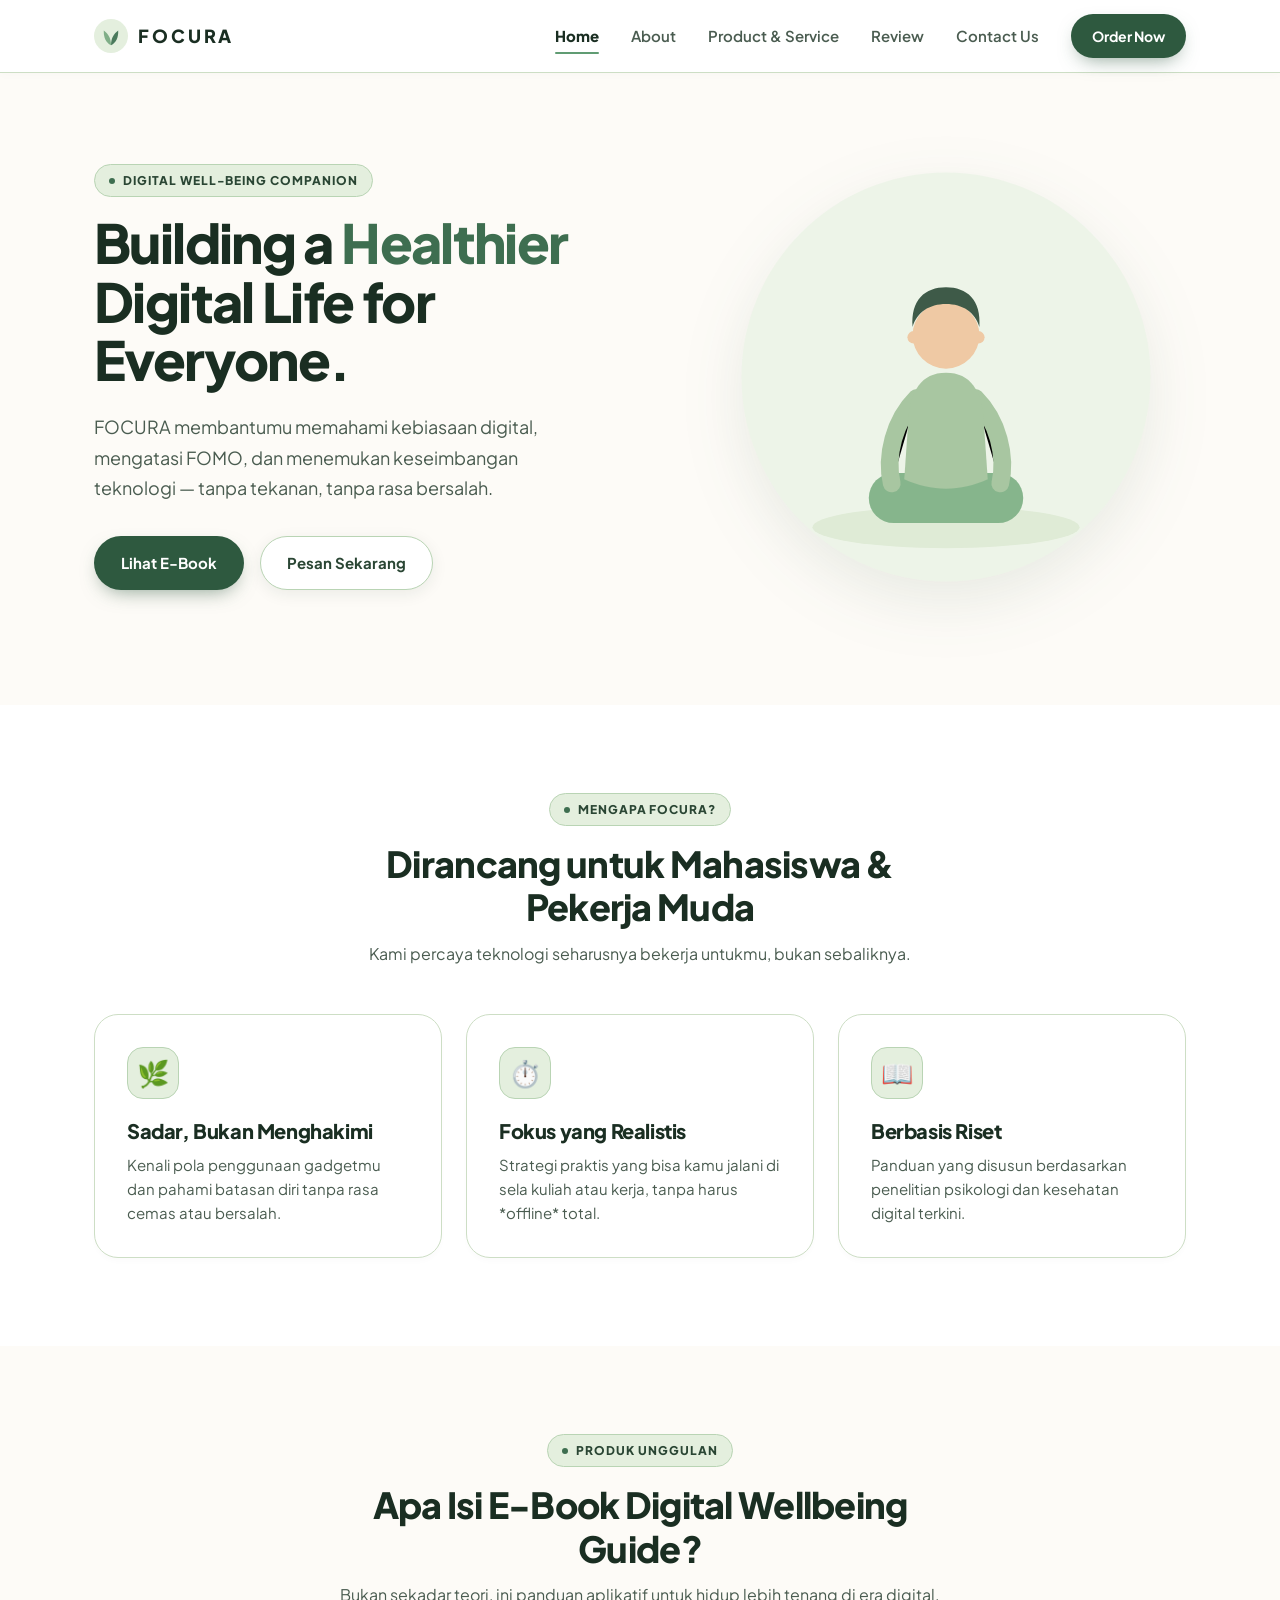
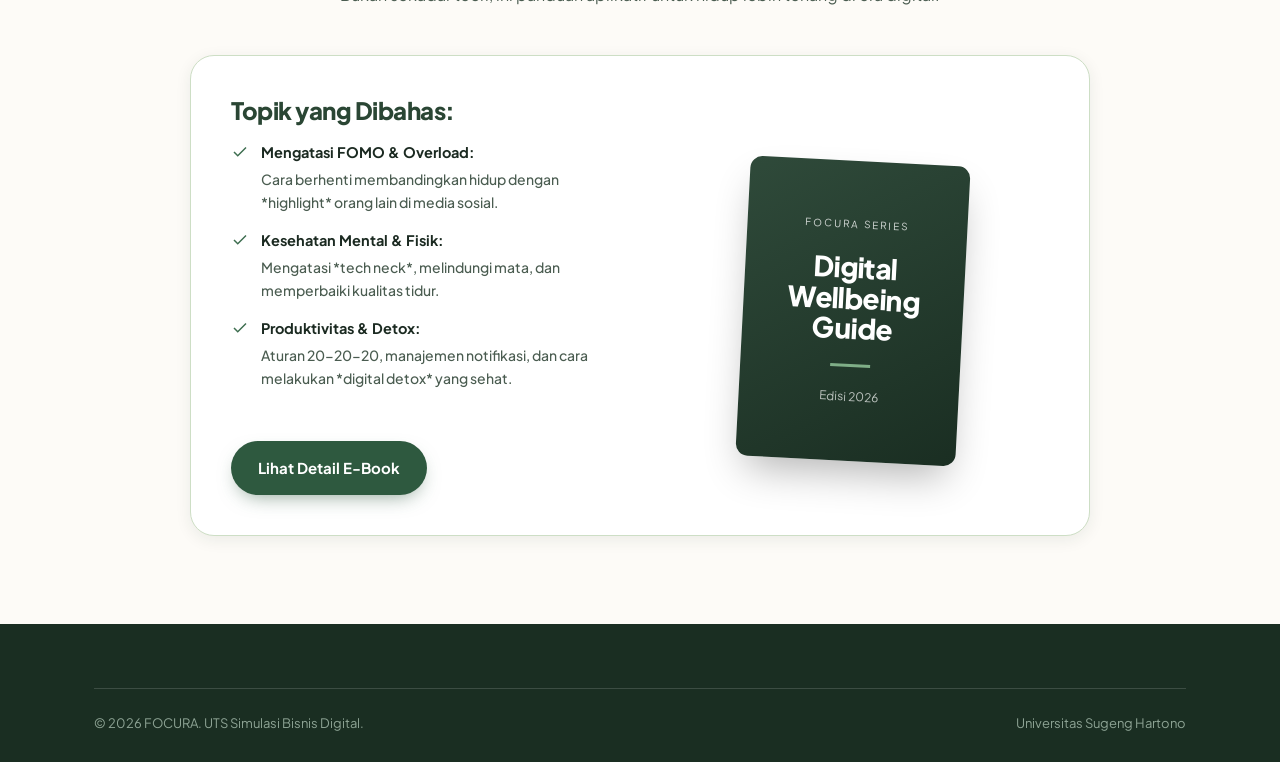
<file: index.html>
<!DOCTYPE html>
<html lang="id">
<head>
<meta charset="UTF-8">
<meta name="viewport" content="width=device-width, initial-scale=1.0">
<title>FOCURA — Home</title>
<link href="https://fonts.googleapis.com/css2?family=Plus+Jakarta+Sans:wght@400;500;600;700;800&display=swap" rel="stylesheet">
<link rel="stylesheet" href="style.css">
</head>
<body>

<header class="nav">
  <div class="container nav-inner">
    <a href="index.html" class="logo">
      <svg class="logo-mark" viewBox="0 0 40 40"><circle cx="20" cy="20" r="20" fill="#E4EFDE"/><path d="M20 31C20 23.5 22.4 17.8 28.5 13.5C28.8 21.6 26.2 27.6 20 31Z" fill="#4A7A5C"/><path d="M20 31C20 23.5 17.6 17.8 11.5 13.5C11.2 21.6 13.8 27.6 20 31Z" fill="#7FAE87"/></svg>
      <span class="logo-text">FOCURA</span>
    </a>
    <button class="menu-toggle" id="menuToggle">☰</button>
    <nav class="nav-links">
      <a href="index.html">Home</a>
      <a href="about.html">About</a>
      <a href="products.html">Product & Service</a>
      <a href="review.html">Review</a>
      <a href="contact.html">Contact Us</a>
      <a href="order.html" class="btn btn-primary btn-sm">Order Now</a>
    </nav>
  </div>
</header>

<section class="hero">
  <div class="container hero-grid">
    <div>
      <span class="eyebrow">Digital Well-being Companion</span>
      <h1>Building a <span class="hl">Healthier</span> Digital Life for Everyone.</h1>
      <p class="hero-desc">FOCURA membantumu memahami kebiasaan digital, mengatasi FOMO, dan menemukan keseimbangan teknologi — tanpa tekanan, tanpa rasa bersalah.</p>
      <div class="hero-actions">
        <a href="products.html" class="btn btn-primary">Lihat E-Book</a>
        <a href="order.html" class="btn btn-ghost">Pesan Sekarang</a>
      </div>
    </div>
    <div class="hero-art">
      <svg viewBox="0 0 460 460">
        <circle cx="230" cy="230" r="196" fill="#EDF4E8"/>
        <ellipse cx="230" cy="374" rx="128" ry="20" fill="#DFEBD6"/>
        <rect x="156" y="322" width="148" height="48" rx="24" fill="#86B58C"/>
        <path d="M202 250c-22 22-30 56-24 82" stroke="#A8C6A1" stroke-width="17" stroke-linecap="round"/>
        <path d="M258 250c22 22 30 56 24 82" stroke="#A8C6A1" stroke-width="17" stroke-linecap="round"/>
        <path d="M230 226c-24 0-34 18-36 44l-4 58c26 12 54 12 80 0l-4-58c-2-26-12-44-36-44z" fill="#A8C6A1"/>
        <circle cx="199" cy="192" r="6" fill="#EFC9A4"/>
        <circle cx="261" cy="192" r="6" fill="#EFC9A4"/>
        <circle cx="230" cy="190" r="32" fill="#EFC9A4"/>
        <path d="M198 182c-2-26 12-38 32-38s34 12 32 38c-4-14-16-22-32-22s-28 8-32 22z" fill="#3E5A48"/>
      </svg>
    </div>
  </div>
</section>

<section class="section section--white">
  <div class="container">
    <div class="section-head section-head--center">
      <span class="eyebrow">Mengapa FOCURA?</span>
      <h2>Dirancang untuk Mahasiswa & Pekerja Muda</h2>
      <p>Kami percaya teknologi seharusnya bekerja untukmu, bukan sebaliknya.</p>
    </div>
    <div class="grid-3">
      <div class="card">
        <div class="card-icon">🌿</div>
        <h3>Sadar, Bukan Menghakimi</h3>
        <p>Kenali pola penggunaan gadgetmu dan pahami batasan diri tanpa rasa cemas atau bersalah.</p>
      </div>
      <div class="card">
        <div class="card-icon">⏱️</div>
        <h3>Fokus yang Realistis</h3>
        <p>Strategi praktis yang bisa kamu jalani di sela kuliah atau kerja, tanpa harus *offline* total.</p>
      </div>
      <div class="card">
        <div class="card-icon">📖</div>
        <h3>Berbasis Riset</h3>
        <p>Panduan yang disusun berdasarkan penelitian psikologi dan kesehatan digital terkini.</p>
      </div>
    </div>
  </div>
</section>

<section class="section section--cream">
  <div class="container">
    <div class="section-head section-head--center">
      <span class="eyebrow">Produk Unggulan</span>
      <h2>Apa Isi E-Book Digital Wellbeing Guide?</h2>
      <p>Bukan sekadar teori, ini panduan aplikatif untuk hidup lebih tenang di era digital.</p>
    </div>
    
    <div class="grid-2" style="align-items: center; background: var(--white); padding: 40px; border-radius: var(--radius-lg); border: 1px solid var(--line); box-shadow: var(--shadow-sm); max-width: 900px; margin: 0 auto;">
      <div>
        <h3 style="font-size: 24px; margin-bottom: 16px; color: var(--green-800);">Topik yang Dibahas:</h3>
        <ul class="product-features" style="gap: 16px;">
          <li>
            <svg viewBox="0 0 24 24" fill="none" stroke="currentColor" stroke-width="2"><path d="M20 6 9 17l-5-5"/></svg>
            <div>
              <strong>Mengatasi FOMO & Overload:</strong>
              <p style="font-size: 14px; margin-top: 4px; color: var(--muted);">Cara berhenti membandingkan hidup dengan *highlight* orang lain di media sosial.</p>
            </div>
          </li>
          <li>
            <svg viewBox="0 0 24 24" fill="none" stroke="currentColor" stroke-width="2"><path d="M20 6 9 17l-5-5"/></svg>
            <div>
              <strong>Kesehatan Mental & Fisik:</strong>
              <p style="font-size: 14px; margin-top: 4px; color: var(--muted);">Mengatasi *tech neck*, melindungi mata, dan memperbaiki kualitas tidur.</p>
            </div>
          </li>
          <li>
            <svg viewBox="0 0 24 24" fill="none" stroke="currentColor" stroke-width="2"><path d="M20 6 9 17l-5-5"/></svg>
            <div>
              <strong>Produktivitas & Detox:</strong>
              <p style="font-size: 14px; margin-top: 4px; color: var(--muted);">Aturan 20-20-20, manajemen notifikasi, dan cara melakukan *digital detox* yang sehat.</p>
            </div>
          </li>
        </ul>
        <a href="products.html" class="btn btn-primary" style="margin-top: 24px;">Lihat Detail E-Book</a>
      </div>
      <div style="text-align: center; margin-top: 30px;">
        <div style="width: 220px; height: 300px; background: linear-gradient(150deg, #2F4A3A, #1A2E22); border-radius: 12px; margin: 0 auto; box-shadow: 0 20px 40px -10px rgba(0,0,0,0.3); display: flex; flex-direction: column; justify-content: center; align-items: center; color: white; padding: 20px; transform: rotate(3deg); transition: transform 0.3s;">
          <span style="font-size: 10px; letter-spacing: 2px; opacity: 0.8; margin-bottom: 20px;">FOCURA SERIES</span>
          <h4 style="font-size: 28px; margin: 0; line-height: 1.1;">Digital<br>Wellbeing<br>Guide</h4>
          <div style="width: 40px; height: 3px; background: #7FAE87; margin: 20px 0;"></div>
          <p style="font-size: 12px; opacity: 0.7;">Edisi 2026</p>
        </div>
      </div>
    </div>
  </div>
</section>

<footer class="footer">
  <div class="container">
    <div class="footer-bottom">
      <span>© 2026 FOCURA. UTS Simulasi Bisnis Digital.</span>
      <span>Universitas Sugeng Hartono</span>
    </div>
  </div>
</footer>

<script src="script.js"></script>
</body>
</html>
</file>
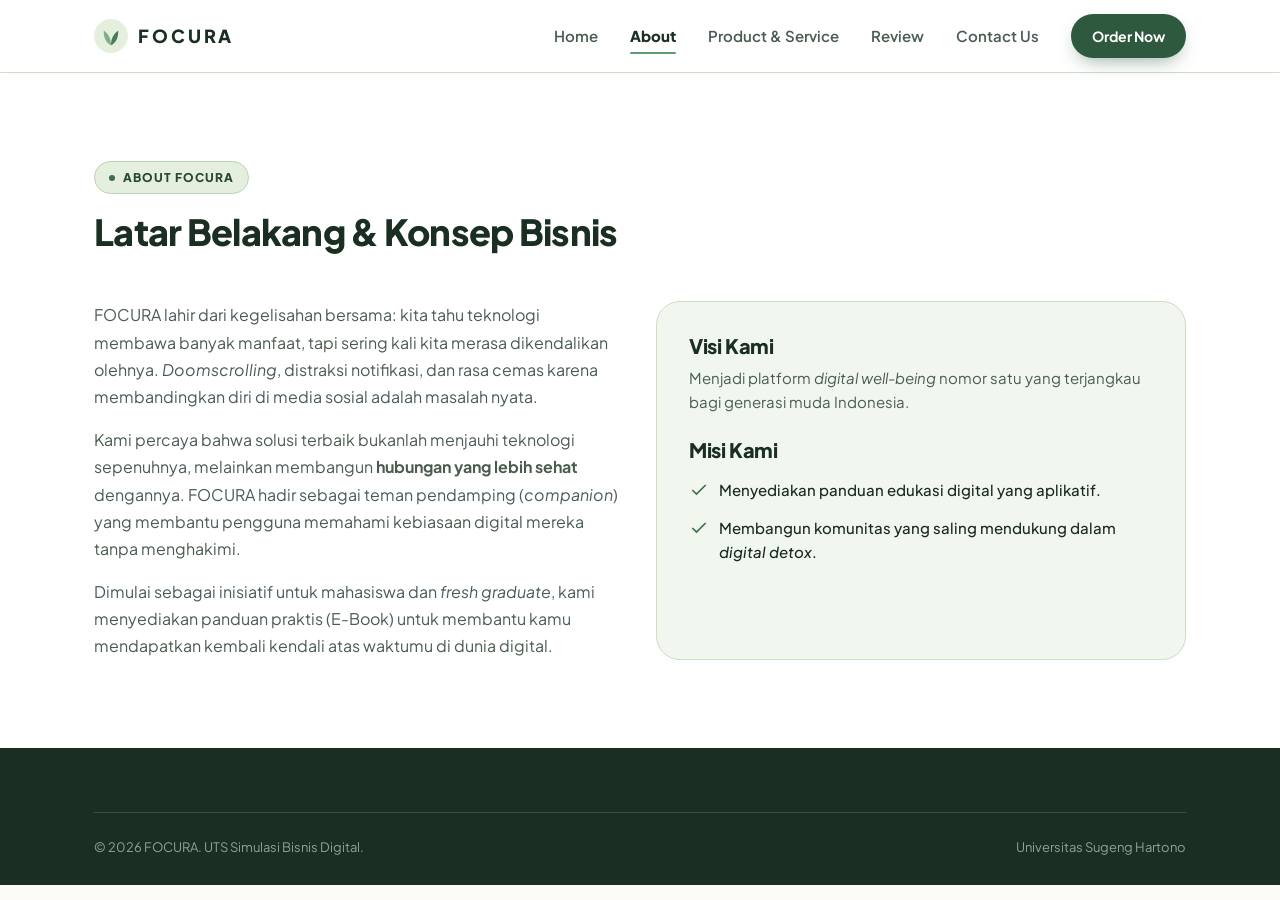
<file: about.html>
<!DOCTYPE html>
<html lang="id">
<head>
<meta charset="UTF-8">
<meta name="viewport" content="width=device-width, initial-scale=1.0">
<title>FOCURA — About Us</title>
<link href="https://fonts.googleapis.com/css2?family=Plus+Jakarta+Sans:wght@400;500;600;700;800&display=swap" rel="stylesheet">
<link rel="stylesheet" href="style.css">
</head>
<body>

<header class="nav">
  <div class="container nav-inner">
    <a href="index.html" class="logo">
      <svg class="logo-mark" viewBox="0 0 40 40"><circle cx="20" cy="20" r="20" fill="#E4EFDE"/><path d="M20 31C20 23.5 22.4 17.8 28.5 13.5C28.8 21.6 26.2 27.6 20 31Z" fill="#4A7A5C"/><path d="M20 31C20 23.5 17.6 17.8 11.5 13.5C11.2 21.6 13.8 27.6 20 31Z" fill="#7FAE87"/></svg>
      <span class="logo-text">FOCURA</span>
    </a>
    <button class="menu-toggle" id="menuToggle">☰</button>
    <nav class="nav-links">
      <a href="index.html">Home</a>
      <a href="about.html">About</a>
      <a href="products.html">Product & Service</a>
      <a href="review.html">Review</a>
      <a href="contact.html">Contact Us</a>
      <a href="order.html" class="btn btn-primary btn-sm">Order Now</a>
    </nav>
  </div>
</header>

<section class="section section--white">
  <div class="container">
    <div class="section-head">
      <span class="eyebrow">About FOCURA</span>
      <h2>Latar Belakang & Konsep Bisnis</h2>
    </div>
    
    <div class="grid-2">
      <div>
        <p class="lead" style="margin-bottom:16px;">
          FOCURA lahir dari kegelisahan bersama: kita tahu teknologi membawa banyak manfaat, tapi sering kali kita merasa dikendalikan olehnya. <i>Doomscrolling</i>, distraksi notifikasi, dan rasa cemas karena membandingkan diri di media sosial adalah masalah nyata.
        </p>
        <p class="lead" style="margin-bottom:16px;">
          Kami percaya bahwa solusi terbaik bukanlah menjauhi teknologi sepenuhnya, melainkan membangun <strong>hubungan yang lebih sehat</strong> dengannya. FOCURA hadir sebagai teman pendamping (<i>companion</i>) yang membantu pengguna memahami kebiasaan digital mereka tanpa menghakimi.
        </p>
        <p class="lead">
          Dimulai sebagai inisiatif untuk mahasiswa dan <i>fresh graduate</i>, kami menyediakan panduan praktis (E-Book) untuk membantu kamu mendapatkan kembali kendali atas waktumu di dunia digital.
        </p>
      </div>

      <div class="card" style="background:var(--green-50); padding: 32px;">
        <h3 style="margin-bottom: 8px;">Visi Kami</h3>
        <p style="margin-bottom:24px; font-size: 15px;">
          Menjadi platform <i>digital well-being</i> nomor satu yang terjangkau bagi generasi muda Indonesia.
        </p>
        
        <h3 style="margin-bottom: 16px;">Misi Kami</h3>
        <ul class="product-features" style="gap: 14px;">
          <li style="display: flex; gap: 10px; align-items: flex-start;">
            <svg viewBox="0 0 24 24" fill="none" stroke="currentColor" stroke-width="2" style="width: 20px; height: 20px; color: var(--green-600); flex-shrink: 0; margin-top: 2px;"><path d="M20 6 9 17l-5-5"/></svg> 
            <span style="font-size: 15px;">Menyediakan panduan edukasi digital yang aplikatif.</span>
          </li>
          <li style="display: flex; gap: 10px; align-items: flex-start;">
            <svg viewBox="0 0 24 24" fill="none" stroke="currentColor" stroke-width="2" style="width: 20px; height: 20px; color: var(--green-600); flex-shrink: 0; margin-top: 2px;"><path d="M20 6 9 17l-5-5"/></svg> 
            <span style="font-size: 15px;">Membangun komunitas yang saling mendukung dalam <i>digital detox</i>.</span>
          </li>
        </ul>
      </div>
    </div>
  </div>
</section>

<footer class="footer">
  <div class="container">
    <div class="footer-bottom">
      <span>© 2026 FOCURA. UTS Simulasi Bisnis Digital.</span>
      <span>Universitas Sugeng Hartono</span>
    </div>
  </div>
</footer>

<script src="script.js"></script>
</body>
</html>
</file>
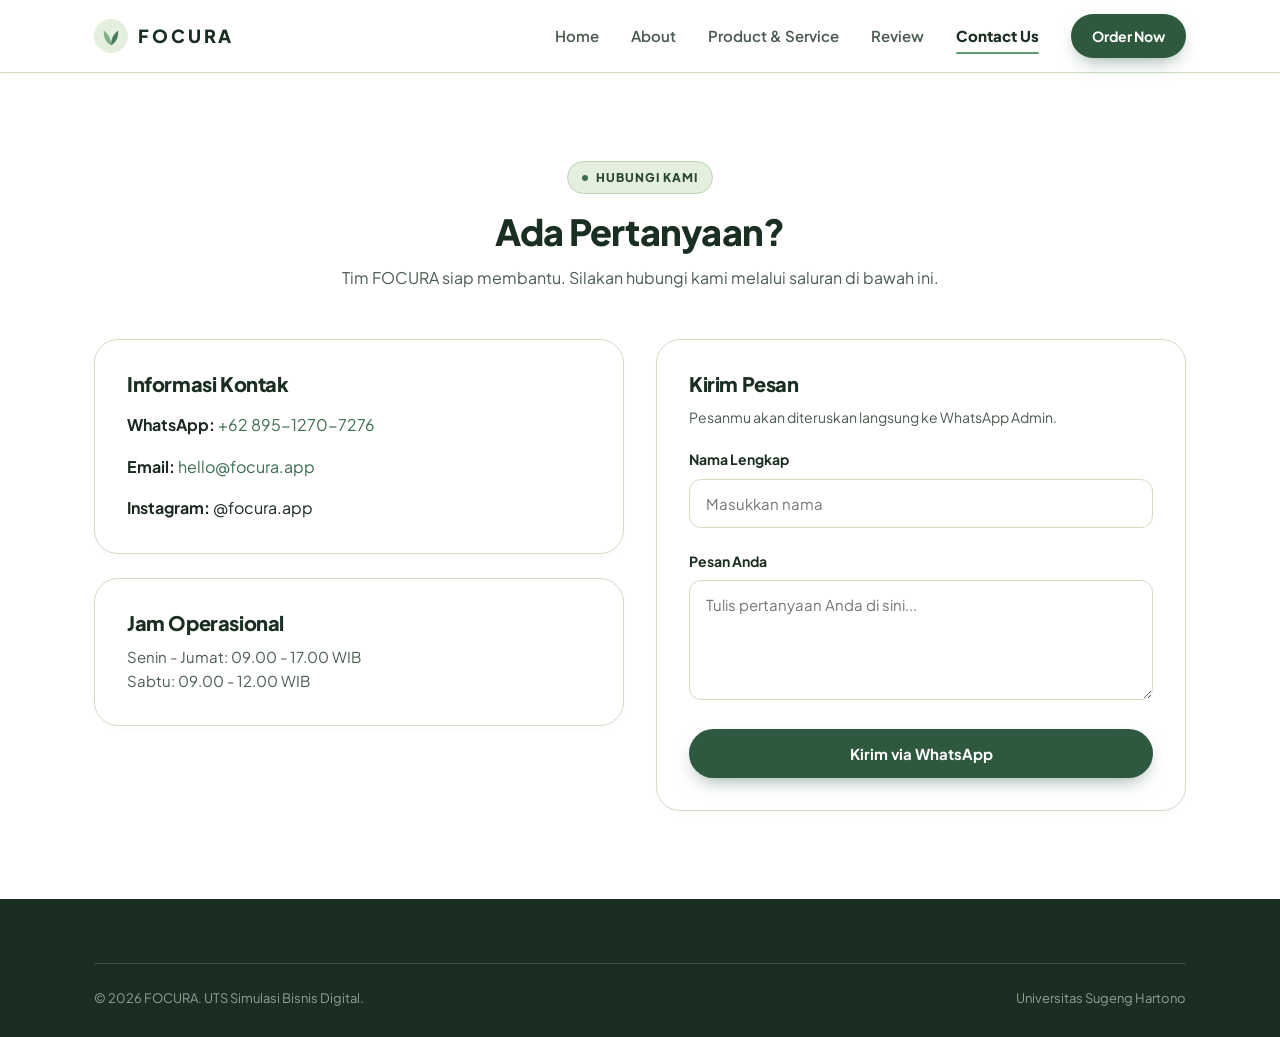
<file: contact.html>
<!DOCTYPE html>
<html lang="id">
<head>
<meta charset="UTF-8">
<meta name="viewport" content="width=device-width, initial-scale=1.0">
<title>FOCURA — Contact Us</title>
<link href="https://fonts.googleapis.com/css2?family=Plus+Jakarta+Sans:wght@400;500;600;700;800&display=swap" rel="stylesheet">
<link rel="stylesheet" href="style.css">
</head>
<body>

<header class="nav">
  <div class="container nav-inner">
    <a href="index.html" class="logo">
      <svg class="logo-mark" viewBox="0 0 40 40"><circle cx="20" cy="20" r="20" fill="#E4EFDE"/><path d="M20 31C20 23.5 22.4 17.8 28.5 13.5C28.8 21.6 26.2 27.6 20 31Z" fill="#4A7A5C"/><path d="M20 31C20 23.5 17.6 17.8 11.5 13.5C11.2 21.6 13.8 27.6 20 31Z" fill="#7FAE87"/></svg>
      <span class="logo-text">FOCURA</span>
    </a>
    <button class="menu-toggle" id="menuToggle">☰</button>
    <nav class="nav-links">
      <a href="index.html">Home</a>
      <a href="about.html">About</a>
      <a href="products.html">Product & Service</a>
      <a href="review.html">Review</a>
      <a href="contact.html">Contact Us</a>
      <a href="order.html" class="btn btn-primary btn-sm">Order Now</a>
    </nav>
  </div>
</header>

<section class="section section--white">
  <div class="container">
    <div class="section-head section-head--center">
      <span class="eyebrow">Hubungi Kami</span>
      <h2>Ada Pertanyaan?</h2>
      <p>Tim FOCURA siap membantu. Silakan hubungi kami melalui saluran di bawah ini.</p>
    </div>

    <div class="grid-2">
      <div>
        <div class="card" style="margin-bottom:24px;">
          <h3>Informasi Kontak</h3>
          <ul style="margin-top:16px; display:grid; gap:16px;">
            <li><strong>WhatsApp:</strong> <a href="https://wa.me/6289512707276" style="color:var(--green-600);">+62 895-1270-7276</a></li>
            <li><strong>Email:</strong> <a href="mailto:hello@focura.app" style="color:var(--green-600);">hello@focura.app</a></li>
            <li><strong>Instagram:</strong> @focura.app</li>
          </ul>
        </div>
        <div class="card">
          <h3>Jam Operasional</h3>
          <p style="margin-top:10px; color: var(--muted); font-size: 15px;">Senin - Jumat: 09.00 - 17.00 WIB<br>Sabtu: 09.00 - 12.00 WIB</p>
        </div>
      </div>

      <div class="card">
        <h3>Kirim Pesan</h3>
        <p style="margin-bottom:20px; font-size:14px; color: var(--muted);">Pesanmu akan diteruskan langsung ke WhatsApp Admin.</p>
        <form onsubmit="event.preventDefault(); window.location.href='https://wa.me/6289512707276?text=' + encodeURIComponent('Halo Admin, Nama saya ' + document.getElementById('cName').value + '. ' + document.getElementById('cMsg').value);">
          <div class="form-group">
            <label>Nama Lengkap</label>
            <input type="text" id="cName" class="form-control" required placeholder="Masukkan nama">
          </div>
          <div class="form-group">
            <label>Pesan Anda</label>
            <textarea id="cMsg" class="form-control" required placeholder="Tulis pertanyaan Anda di sini..."></textarea>
          </div>
          <button type="submit" class="btn btn-primary" style="width:100%;">Kirim via WhatsApp</button>
        </form>
      </div>
    </div>
  </div>
</section>

<footer class="footer">
  <div class="container">
    <div class="footer-bottom">
      <span>© 2026 FOCURA. UTS Simulasi Bisnis Digital.</span>
      <span>Universitas Sugeng Hartono</span>
    </div>
  </div>
</footer>

<script src="script.js"></script>
</body>
</html>
</file>
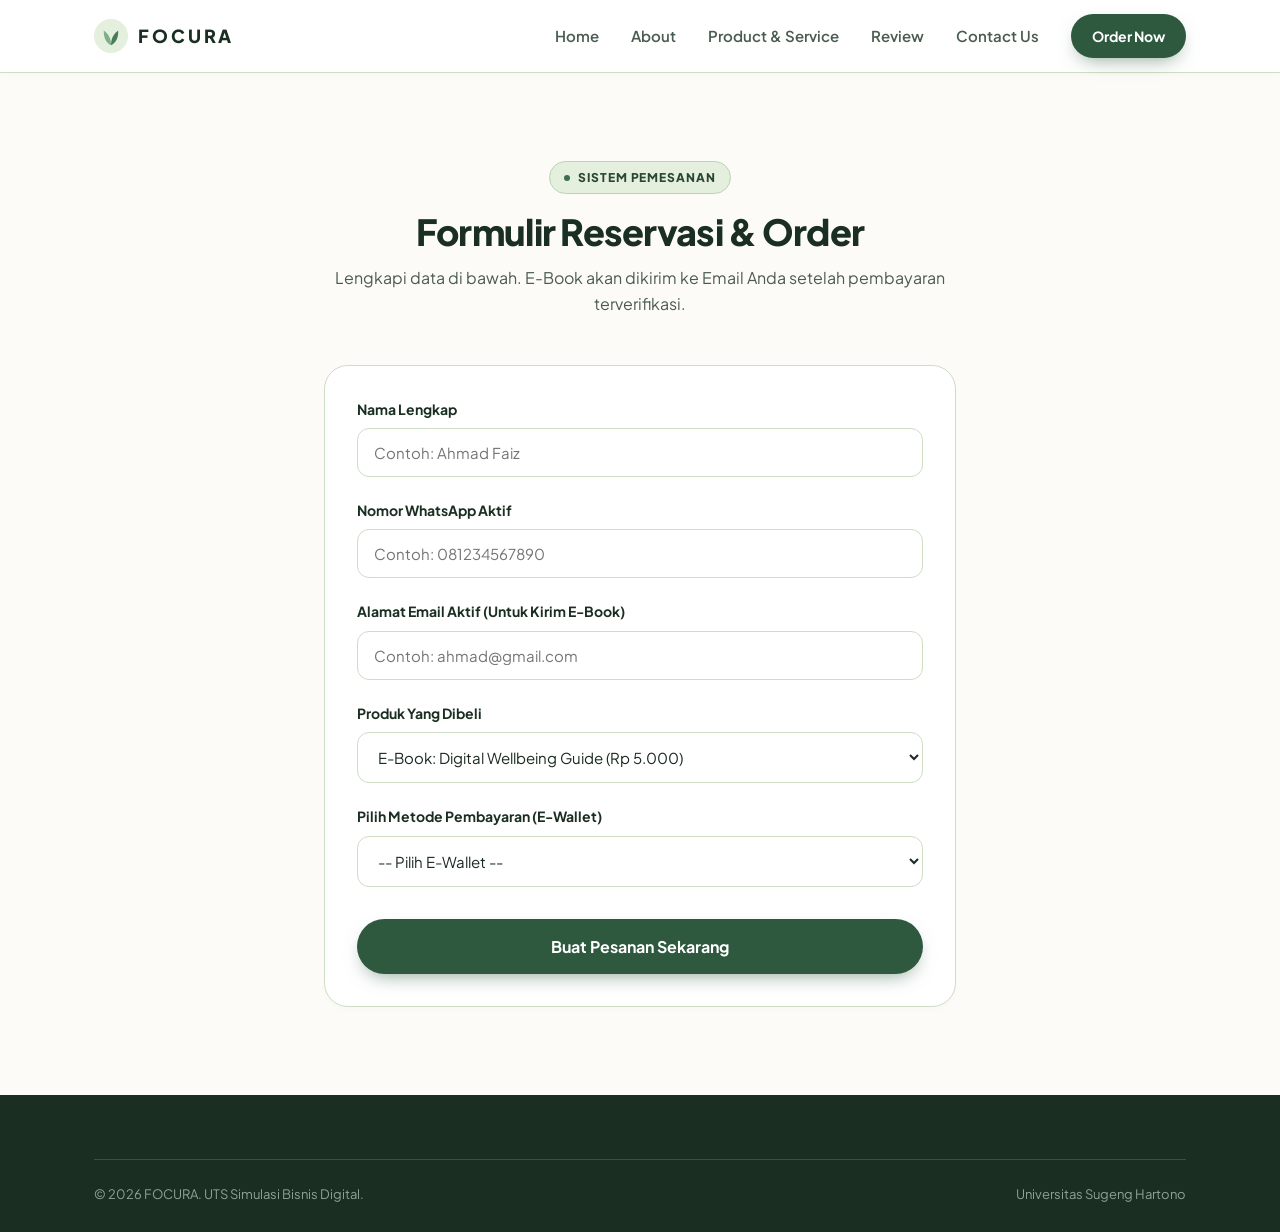
<file: order.html>
<!DOCTYPE html>
<html lang="id">
<head>
<meta charset="UTF-8">
<meta name="viewport" content="width=device-width, initial-scale=1.0">
<title>FOCURA — Reservation / Order</title>
<link href="https://fonts.googleapis.com/css2?family=Plus+Jakarta+Sans:wght@400;500;600;700;800&display=swap" rel="stylesheet">
<link rel="stylesheet" href="style.css">
</head>
<body>

<header class="nav">
  <div class="container nav-inner">
    <a href="index.html" class="logo">
      <svg class="logo-mark" viewBox="0 0 40 40"><circle cx="20" cy="20" r="20" fill="#E4EFDE"/><path d="M20 31C20 23.5 22.4 17.8 28.5 13.5C28.8 21.6 26.2 27.6 20 31Z" fill="#4A7A5C"/><path d="M20 31C20 23.5 17.6 17.8 11.5 13.5C11.2 21.6 13.8 27.6 20 31Z" fill="#7FAE87"/></svg>
      <span class="logo-text">FOCURA</span>
    </a>
    <button class="menu-toggle" id="menuToggle">☰</button>
    <nav class="nav-links">
      <a href="index.html">Home</a>
      <a href="about.html">About</a>
      <a href="products.html">Product & Service</a>
      <a href="review.html">Review</a>
      <a href="contact.html">Contact Us</a>
      <a href="order.html" class="btn btn-primary btn-sm">Order Now</a>
    </nav>
  </div>
</header>

<section class="section section--cream">
  <div class="container" style="max-width:680px;">
    <div class="section-head section-head--center">
      <span class="eyebrow">Sistem Pemesanan</span>
      <h2>Formulir Reservasi & Order</h2>
      <p>Lengkapi data di bawah. E-Book akan dikirim ke Email Anda setelah pembayaran terverifikasi.</p>
    </div>

    <div class="card">
      <form id="orderForm">
        <div class="form-group">
          <label>Nama Lengkap</label>
          <input type="text" id="custName" class="form-control" required placeholder="Contoh: Ahmad Faiz">
        </div>
        
        <div class="form-group">
          <label>Nomor WhatsApp Aktif</label>
          <input type="tel" id="custWa" class="form-control" required placeholder="Contoh: 081234567890">
        </div>

        <div class="form-group">
          <label>Alamat Email Aktif (Untuk Kirim E-Book)</label>
          <input type="email" id="custEmail" class="form-control" required placeholder="Contoh: ahmad@gmail.com">
        </div>
        
        <div class="form-group">
          <label>Produk Yang Dibeli</label>
          <select id="productSelect" class="form-control" required>
            <option value="ebook" selected>E-Book: Digital Wellbeing Guide (Rp 5.000)</option>
          </select>
        </div>

        <div class="form-group">
          <label>Pilih Metode Pembayaran (E-Wallet)</label>
          <select id="paymentMethod" class="form-control" required>
            <option value="" disabled selected>-- Pilih E-Wallet --</option>
            <option value="GoPay">GoPay</option>
            <option value="DANA">DANA</option>
          </select>
        </div>

        <button type="submit" class="btn btn-primary btn-lg" style="width:100%; margin-top:10px;">
          Buat Pesanan Sekarang
        </button>
      </form>

      <!-- STRUK / RECEIPT -->
      <div id="receiptBox" class="receipt-box" style="display: none;">
        <div style="text-align:center; margin-bottom:20px;">
          <svg viewBox="0 0 24 24" width="48" height="48" fill="none" stroke="var(--green-600)" stroke-width="2" style="margin:0 auto 10px;"><path d="M20 6 9 17l-5-5"/></svg>
          <h3>Pesanan Berhasil Dibuat!</h3>
          <p style="font-size:14px; color:var(--muted);">Harap screenshot halaman ini sebagai bukti pemesanan (Order ID).</p>
        </div>
        
        <div id="receiptContent"></div>

        <div style="margin-top:28px; padding-top:24px; border-top:2px dashed var(--green-200);">
          <p style="font-size:15px; font-weight:700; margin-bottom:8px; color:var(--green-900); text-align:center;">
            Silakan Transfer ke GoPay / DANA:
          </p>
          <p style="font-size:22px; font-weight:800; color:var(--green-700); text-align:center; margin-bottom:16px;">
            0895-1270-7276
          </p>
          
          <p style="font-size:13px; text-align:center; margin-bottom:20px; color:var(--muted);">
            Setelah transfer, klik tombol di bawah. Kirimkan *screenshot* bukti transfer ke WhatsApp Admin. E-Book akan segera dikirim ke Email Anda.
          </p>

          <a id="waBtn" href="#" target="_blank" class="btn btn-whatsapp btn-lg" style="width:100%;">
            <svg viewBox="0 0 24 24" width="20" height="20" fill="currentColor" style="margin-right:8px;"><path d="M17.6 6.32A7.85 7.85 0 0 0 12.05 4a7.94 7.94 0 0 0-6.9 11.9L4 20l4.2-1.1a7.94 7.94 0 0 0 3.85 1h.01a7.94 7.94 0 0 0 5.54-13.58Z"/></svg>
            Konfirmasi & Kirim Bukti via WA
          </a>
        </div>
      </div>
    </div>
  </div>
</section>

<footer class="footer">
  <div class="container">
    <div class="footer-bottom">
      <span>© 2026 FOCURA. UTS Simulasi Bisnis Digital.</span>
      <span>Universitas Sugeng Hartono</span>
    </div>
  </div>
</footer>

<script src="script.js"></script>
</body>
</html>
</file>
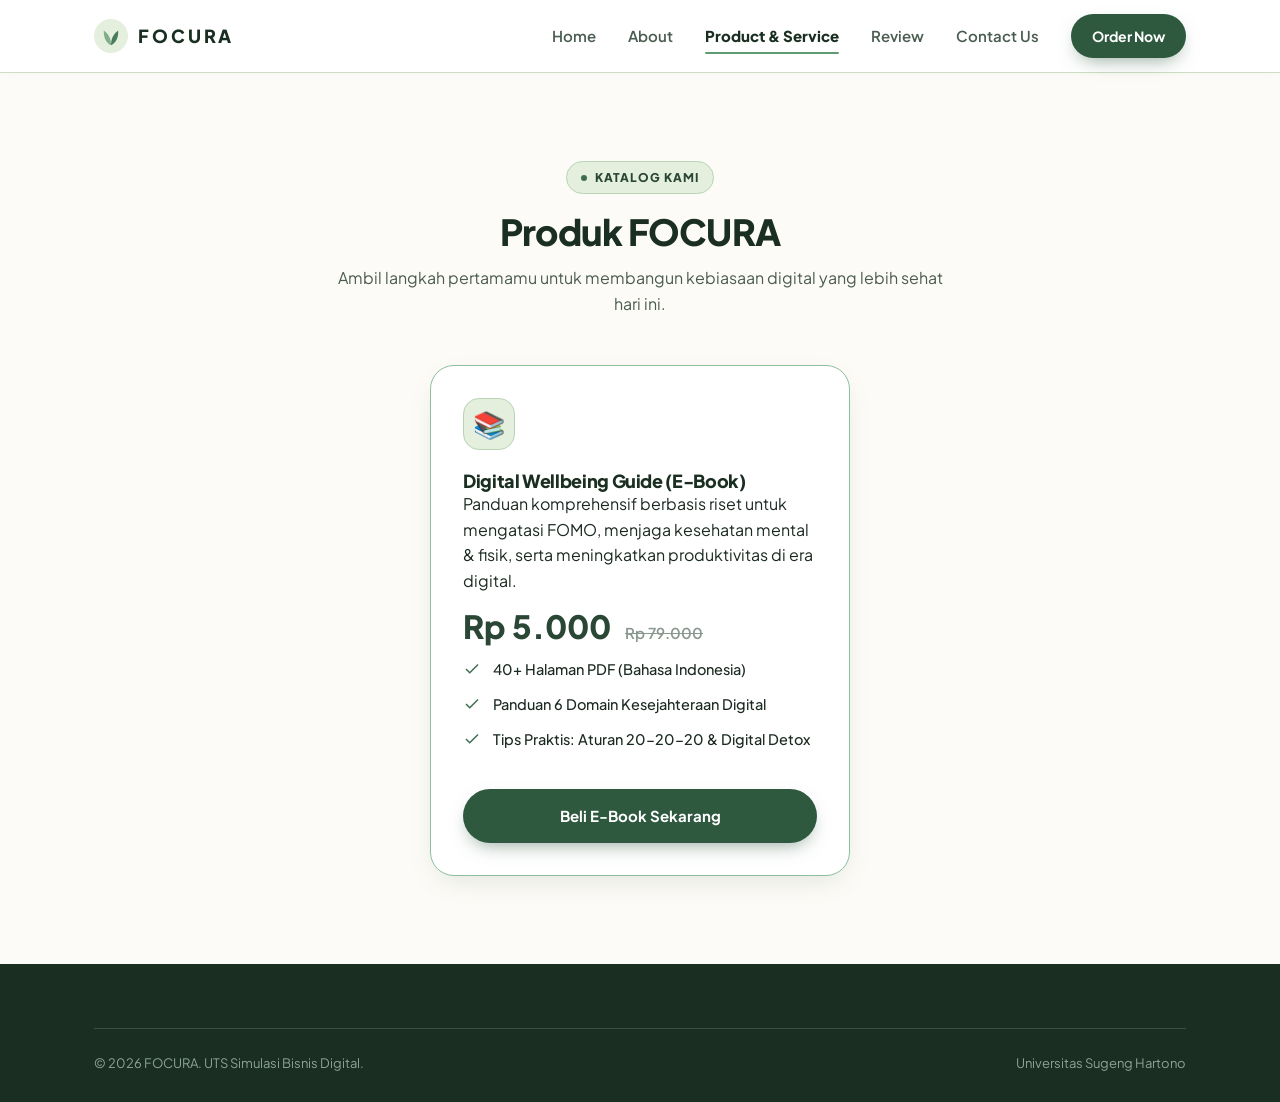
<file: products.html>
<!DOCTYPE html>
<html lang="id">
<head>
<meta charset="UTF-8">
<meta name="viewport" content="width=device-width, initial-scale=1.0">
<title>FOCURA — Product & Service</title>
<link href="https://fonts.googleapis.com/css2?family=Plus+Jakarta+Sans:wght@400;500;600;700;800&display=swap" rel="stylesheet">
<link rel="stylesheet" href="style.css">
</head>
<body>

<header class="nav">
  <div class="container nav-inner">
    <a href="index.html" class="logo">
      <svg class="logo-mark" viewBox="0 0 40 40"><circle cx="20" cy="20" r="20" fill="#E4EFDE"/><path d="M20 31C20 23.5 22.4 17.8 28.5 13.5C28.8 21.6 26.2 27.6 20 31Z" fill="#4A7A5C"/><path d="M20 31C20 23.5 17.6 17.8 11.5 13.5C11.2 21.6 13.8 27.6 20 31Z" fill="#7FAE87"/></svg>
      <span class="logo-text">FOCURA</span>
    </a>
    <button class="menu-toggle" id="menuToggle">☰</button>
    <nav class="nav-links">
      <a href="index.html">Home</a>
      <a href="about.html">About</a>
      <a href="products.html">Product & Service</a>
      <a href="review.html">Review</a>
      <a href="contact.html">Contact Us</a>
      <a href="order.html" class="btn btn-primary btn-sm">Order Now</a>
    </nav>
  </div>
</header>

<section class="section section--cream">
  <div class="container">
    <div class="section-head section-head--center">
      <span class="eyebrow">Katalog Kami</span>
      <h2>Produk FOCURA</h2>
      <p>Ambil langkah pertamamu untuk membangun kebiasaan digital yang lebih sehat hari ini.</p>
    </div>

    <div style="max-width: 420px; margin: 0 auto;">
      <div class="product-card" style="border-color: var(--green-400); box-shadow: 0 10px 30px -10px rgba(63,107,80,.2);">
        <div class="card-icon">📚</div>
        <h3>Digital Wellbeing Guide (E-Book)</h3>
        <p>Panduan komprehensif berbasis riset untuk mengatasi FOMO, menjaga kesehatan mental & fisik, serta meningkatkan produktivitas di era digital.</p>
        <div class="product-price">Rp 5.000 <small>Rp 79.000</small></div>
        <ul class="product-features">
          <li><svg viewBox="0 0 24 24" fill="none" stroke="currentColor" stroke-width="2"><path d="M20 6 9 17l-5-5"/></svg> 40+ Halaman PDF (Bahasa Indonesia)</li>
          <li><svg viewBox="0 0 24 24" fill="none" stroke="currentColor" stroke-width="2"><path d="M20 6 9 17l-5-5"/></svg> Panduan 6 Domain Kesejahteraan Digital</li>
          <li><svg viewBox="0 0 24 24" fill="none" stroke="currentColor" stroke-width="2"><path d="M20 6 9 17l-5-5"/></svg> Tips Praktis: Aturan 20-20-20 & Digital Detox</li>
        </ul>
        <a href="order.html?product=ebook" class="btn btn-primary" style="margin-top: 10px; width: 100%;">Beli E-Book Sekarang</a>
      </div>
    </div>
  </div>
</section>

<footer class="footer">
  <div class="container">
    <div class="footer-bottom">
      <span>© 2026 FOCURA. UTS Simulasi Bisnis Digital.</span>
      <span>Universitas Sugeng Hartono</span>
    </div>
  </div>
</footer>

<script src="script.js"></script>
</body>
</html>
</file>
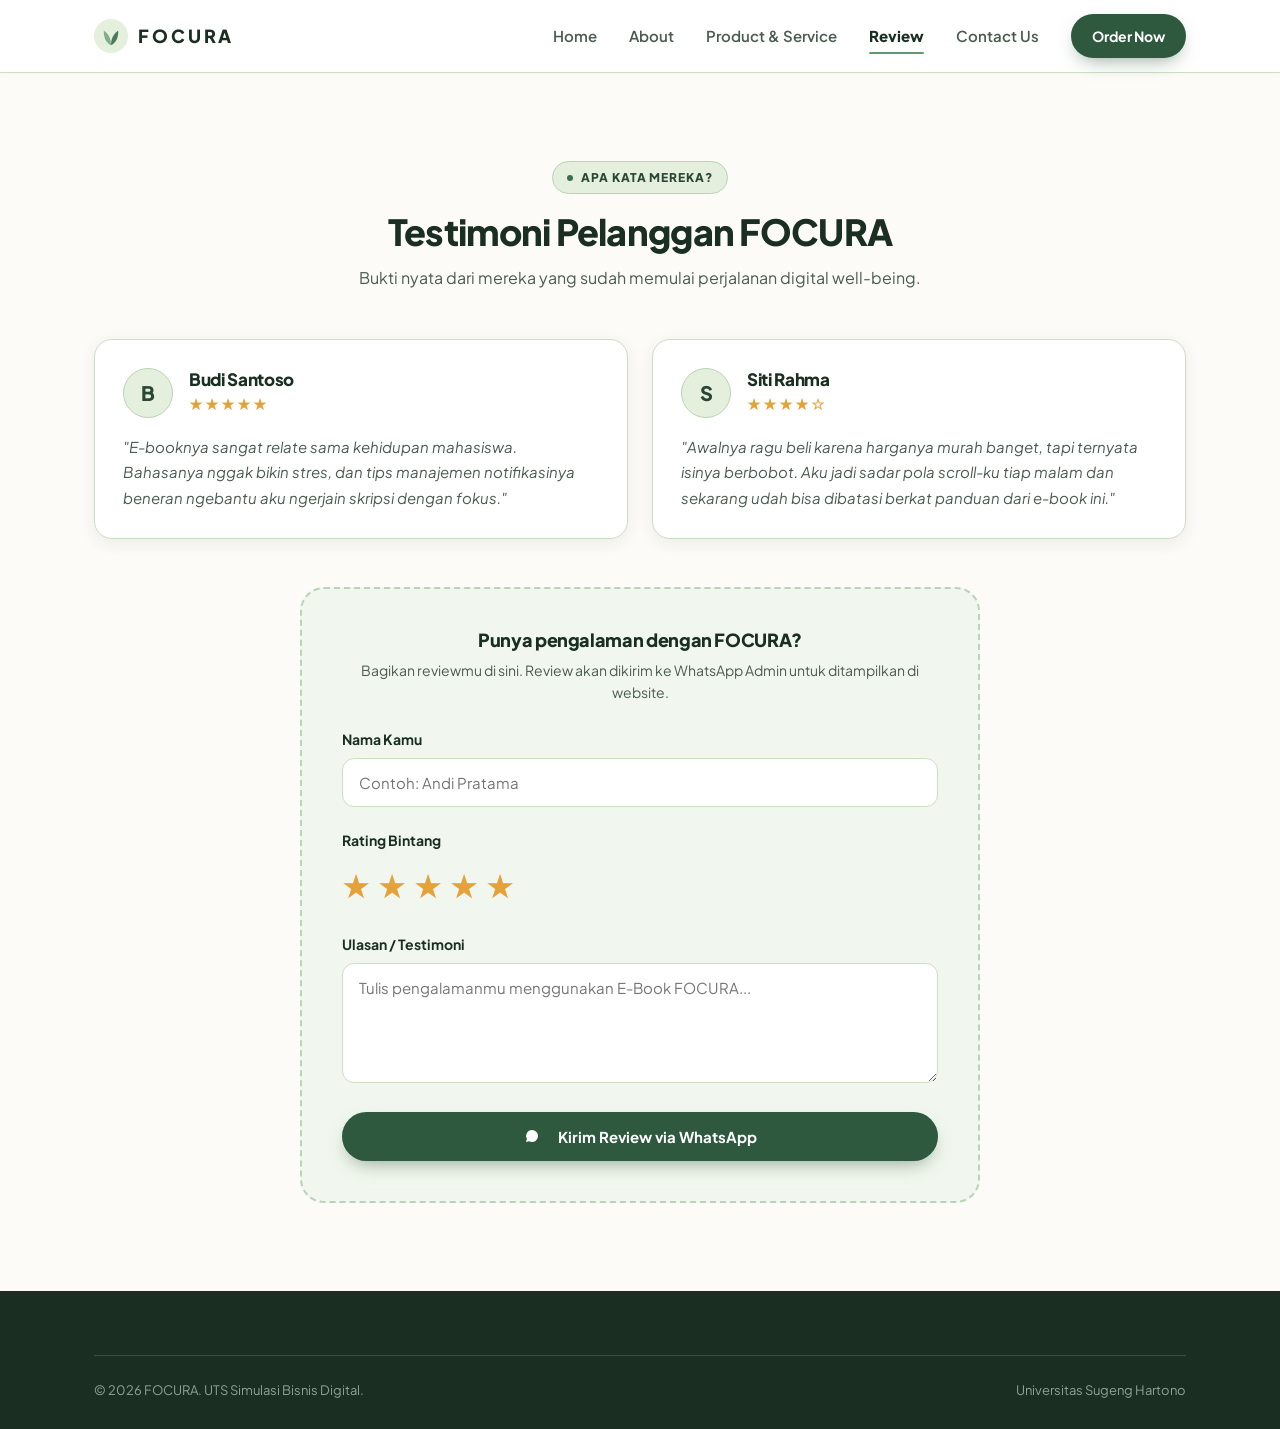
<file: review.html>
<!DOCTYPE html>
<html lang="id">
<head>
<meta charset="UTF-8">
<meta name="viewport" content="width=device-width, initial-scale=1.0">
<title>FOCURA — Reviews & Testimonials</title>
<link href="https://fonts.googleapis.com/css2?family=Plus+Jakarta+Sans:wght@400;500;600;700;800&display=swap" rel="stylesheet">
<link rel="stylesheet" href="style.css">
</head>
<body>

<header class="nav">
  <div class="container nav-inner">
    <a href="index.html" class="logo">
      <svg class="logo-mark" viewBox="0 0 40 40"><circle cx="20" cy="20" r="20" fill="#E4EFDE"/><path d="M20 31C20 23.5 22.4 17.8 28.5 13.5C28.8 21.6 26.2 27.6 20 31Z" fill="#4A7A5C"/><path d="M20 31C20 23.5 17.6 17.8 11.5 13.5C11.2 21.6 13.8 27.6 20 31Z" fill="#7FAE87"/></svg>
      <span class="logo-text">FOCURA</span>
    </a>
    <button class="menu-toggle" id="menuToggle">☰</button>
    <nav class="nav-links">
      <a href="index.html">Home</a>
      <a href="about.html">About</a>
      <a href="products.html">Product & Service</a>
      <a href="review.html">Review</a>
      <a href="contact.html">Contact Us</a>
      <a href="order.html" class="btn btn-primary btn-sm">Order Now</a>
    </nav>
  </div>
</header>

<section class="section section--cream" id="reviews">
  <div class="container">
    <div class="section-head section-head--center">
      <span class="eyebrow">Apa Kata Mereka?</span>
      <h2>Testimoni Pelanggan FOCURA</h2>
      <p>Bukti nyata dari mereka yang sudah memulai perjalanan digital well-being.</p>
    </div>

    <!-- Daftar Review (Bisa kamu tambah manual dari chat WA) -->
    <div class="review-grid">
      
      <!-- Review 1 -->
      <div class="review-card">
        <div class="review-header">
          <div class="review-avatar">B</div>
          <div class="review-meta">
            <h4>Budi Santoso</h4>
            <div class="review-stars">★★★★★</div>
          </div>
        </div>
        <p class="review-text">"E-booknya sangat relate sama kehidupan mahasiswa. Bahasanya nggak bikin stres, dan tips manajemen notifikasinya beneran ngebantu aku ngerjain skripsi dengan fokus."</p>
      </div>
      
      <!-- Review 2 -->
      <div class="review-card">
        <div class="review-header">
          <div class="review-avatar">S</div>
          <div class="review-meta">
            <h4>Siti Rahma</h4>
            <div class="review-stars">★★★★☆</div>
          </div>
        </div>
        <p class="review-text">"Awalnya ragu beli karena harganya murah banget, tapi ternyata isinya berbobot. Aku jadi sadar pola scroll-ku tiap malam dan sekarang udah bisa dibatasi berkat panduan dari e-book ini."</p>
      </div>
      
      <!-- Kamu bisa copy-paste blok <div class="review-card"> di atas untuk menambah review baru di sini -->

    </div>

    <!-- Form Tambah Review (Kirim ke WA) -->
    <div class="form-review-wrapper">
      <h3 style="margin-bottom: 8px; text-align: center;">Punya pengalaman dengan FOCURA?</h3>
      <p style="text-align: center; font-size: 14px; color: var(--muted); margin-bottom: 24px;">
        Bagikan reviewmu di sini. Review akan dikirim ke WhatsApp Admin untuk ditampilkan di website.
      </p>
      
      <form id="reviewForm">
        <div class="form-group">
          <label>Nama Kamu</label>
          <input type="text" id="revName" class="form-control" required placeholder="Contoh: Andi Pratama">
        </div>
        
        <div class="form-group">
          <label>Rating Bintang</label>
          <div class="star-rating" id="starContainer">
            <span data-value="1">★</span>
            <span data-value="2">★</span>
            <span data-value="3">★</span>
            <span data-value="4">★</span>
            <span data-value="5">★</span>
          </div>
          <input type="hidden" id="revRating" value="5" required>
        </div>

        <div class="form-group">
          <label>Ulasan / Testimoni</label>
          <textarea id="revText" class="form-control" required placeholder="Tulis pengalamanmu menggunakan E-Book FOCURA..."></textarea>
        </div>

        <button type="submit" class="btn btn-primary" style="width: 100%;">
          <svg viewBox="0 0 24 24" width="20" height="20" fill="currentColor" style="margin-right:8px;"><path d="M17.6 6.32A7.85 7.85 0 0 0 12.05 4a7.94 7.94 0 0 0-6.9 11.9L4 20l4.2-1.1a7.94 7.94 0 0 0 3.85 1h.01a7.94 7.94 0 0 0 5.54-13.58Z"/></svg>
          Kirim Review via WhatsApp
        </button>
      </form>
    </div>
  </div>
</section>

<footer class="footer">
  <div class="container">
    <div class="footer-bottom">
      <span>© 2026 FOCURA. UTS Simulasi Bisnis Digital.</span>
      <span>Universitas Sugeng Hartono</span>
    </div>
  </div>
</footer>

<script src="script.js"></script>
</body>
</html>
</file>
<file: style.css>
/* ============================================================
   RESET & TOKENS
============================================================ */
*,*::before,*::after{box-sizing:border-box;margin:0;padding:0}

:root{
  --green-900:#1A2E22;
  --green-800:#2A4634;
  --green-700:#2E593F;
  --green-600:#3E6E50;
  --green-500:#609C73;
  --green-400:#8FBE9F;
  --green-300:#B9D4B4;
  --green-200:#D3E6CE;
  --green-100:#E4EFDE;
  --green-50:#F1F7EE;
  
  --cream:#FDFBF7;
  --white:#FFFFFF;
  --ink:#1B2A21;
  --muted:#4A5C50;
  --line:#CDDEC5;

  --shadow-sm:0 4px 16px rgba(26,46,34,.08);
  --shadow-md:0 18px 40px -18px rgba(26,46,34,.2);
  --shadow-lg:0 40px 80px -40px rgba(26,46,34,.25);

  --radius-lg:24px;
  --radius-md:18px;
  --radius-sm:12px;
  --nav-h:72px;
}

html{scroll-behavior:smooth}

body{
  font-family:'Plus Jakarta Sans',-apple-system,BlinkMacSystemFont,'Segoe UI',sans-serif;
  background:var(--cream);
  color:var(--ink);
  font-size:16px;
  line-height:1.6;
  -webkit-font-smoothing:antialiased;
  /* min-width dihapus agar responsif */
}

img,svg{display:block;max-width:100%}
a{color:inherit;text-decoration:none}
button{font-family:inherit;cursor:pointer;border:none;background:none}
ul,ol{list-style:none}

/* ============================================================
   LAYOUT
============================================================ */
.container{width:100%;max-width:1140px;margin:0 auto;padding:0 24px}

.section{padding:88px 0}
.section--white{background:var(--white)}
.section--cream{background:var(--cream)}

.eyebrow{
  display:inline-flex;align-items:center;gap:8px;padding:6px 14px;border-radius:999px;
  background:var(--green-100);color:var(--green-800);font-size:12px;font-weight:800;
  letter-spacing:.08em;text-transform:uppercase;margin-bottom:16px;
  border:1px solid var(--green-300);
}
.eyebrow::before{content:'';width:6px;height:6px;border-radius:50%;background:var(--green-600)}

h1,h2,h3,h4{line-height:1.2;letter-spacing:-.02em;font-weight:800}
h2{font-size:36px;color:var(--green-900);margin-bottom:12px}
h3{font-size:18px;color:var(--green-900)}

.lead{font-size:16px;color:var(--muted);line-height:1.7}

.section-head{max-width:620px;margin-bottom:48px}
.section-head--center{margin:0 auto 48px;text-align:center}
.section-head p{margin-top:12px;color:var(--muted);font-size:16px}

/* ============================================================
   BUTTONS
============================================================ */
.btn{
  display:inline-flex;align-items:center;justify-content:center;gap:9px;
  font-weight:700;font-size:15px;padding:14px 26px;border-radius:999px;
  border:1px solid transparent;white-space:nowrap;transition:all .25s;
}
.btn svg{width:18px;height:18px;flex:none}

.btn-primary{background:var(--green-700);color:#fff;box-shadow:0 8px 20px -8px rgba(46,89,63,.6)}
.btn-primary:hover{background:var(--green-800);transform:translateY(-2px);box-shadow:0 12px 24px -10px rgba(46,89,63,.7)}

.btn-ghost{background:#fff;color:var(--green-800);border-color:var(--green-300);box-shadow:var(--shadow-sm)}
.btn-ghost:hover{transform:translateY(-2px);border-color:var(--green-500);background:var(--green-50)}

.btn-whatsapp{background:#1FAF54;color:#fff;box-shadow:0 8px 20px -8px rgba(31,175,84,.6)}
.btn-whatsapp:hover{background:#158F42;transform:translateY(-2px)}

.btn-lg{padding:16px 30px;font-size:16px}
.btn-sm{padding:10px 20px;font-size:14px}

/* ============================================================
   NAVBAR & MOBILE MENU
============================================================ */
.nav{
  position:sticky;top:0;z-index:100;background:rgba(255,255,255,.95);
  backdrop-filter:blur(16px);border-bottom:1px solid var(--line);
  box-shadow:0 2px 10px rgba(0,0,0,.02);
}
.nav-inner{display:flex;align-items:center;justify-content:space-between;height:var(--nav-h);flex-wrap:wrap}

.logo{display:inline-flex;align-items:center;gap:10px}
.logo-mark{width:34px;height:34px}
.logo-text{font-weight:800;font-size:18px;letter-spacing:.16em;color:var(--green-900)}

.menu-toggle {
  display: none;
  font-size: 28px;
  color: var(--green-800);
  background: none;
  border: none;
  cursor: pointer;
}

.nav-links{display:flex;align-items:center;gap:32px}

.nav-links a:not(.btn) {
  font-size:15px;font-weight:600;color:var(--muted);position:relative;transition:color .2s;
}
.nav-links a:not(.btn)::after{
  content:'';position:absolute;left:0;bottom:-6px;width:0;height:2px;
  border-radius:2px;background:var(--green-500);transition:width .3s;
}
.nav-links a:not(.btn):hover{color:var(--green-900)}
.nav-links a:not(.btn):hover::after{width:100%}
.nav-links a.is-active:not(.btn){color:var(--green-900);font-weight:800}
.nav-links a.is-active:not(.btn)::after{width:100%}

.nav-links .btn { color: #fff !important; position: relative; z-index: 10; }

/* ============================================================
   HERO (Home)
============================================================ */
.hero{padding:64px 0 88px;background:var(--cream)}
.hero-grid{display:grid;grid-template-columns:1.05fr .95fr;gap:64px;align-items:center}
.hero h1{font-size:54px;line-height:1.08;color:var(--green-900);margin-bottom:24px;letter-spacing:-.03em}
.hero h1 .hl{color:var(--green-600)}
.hero p.hero-desc{font-size:18px;color:var(--muted);max-width:500px;margin-bottom:32px;line-height:1.7}
.hero-actions{display:flex;gap:16px}

.hero-art{width:100%;max-width:480px;margin-left:auto}
.hero-art svg{width:100%;height:auto;filter:drop-shadow(0 20px 30px rgba(46,89,63,.1))}

/* ============================================================
   CARDS & GRIDS
============================================================ */
.grid-3{display:grid;grid-template-columns:repeat(3,1fr);gap:24px}
.grid-2{display:grid;grid-template-columns:1fr 1fr;gap:32px}

.card{
  background:#fff;border:1px solid var(--line);border-radius:var(--radius-lg);
  padding:32px;transition:transform .3s,box-shadow .3s, border-color .3s;
  box-shadow:0 4px 6px -1px rgba(0,0,0,.02);
}
.card:hover{transform:translateY(-4px);box-shadow:var(--shadow-md);border-color:var(--green-400)}

.card-icon{
  width:52px;height:52px;border-radius:16px;background:var(--green-100);
  color:var(--green-800);display:grid;place-items:center;margin-bottom:20px;
  font-size:26px;border:1px solid var(--green-300);
}
.card-icon svg{width:24px;height:24px}
.card h3{margin-bottom:10px;font-size:20px}
.card p{font-size:15px;color:var(--muted);line-height:1.6}

/* PRODUCT CARDS */
.product-card{
  background:#fff;border:1px solid var(--line);border-radius:var(--radius-lg);
  padding:32px;display:flex;flex-direction:column;transition:all .3s;
  box-shadow:0 4px 6px -1px rgba(0,0,0,.02);
}
.product-card:hover{transform:translateY(-4px);box-shadow:var(--shadow-md);border-color:var(--green-400)}
.product-price{font-size:32px;font-weight:800;color:var(--green-800);margin:16px 0;line-height:1}
.product-price small{font-size:15px;color:#88988E;font-weight:600;text-decoration:line-through;margin-left:8px}
.product-features{display:grid;gap:12px;margin-bottom:28px;flex:1}
.product-features li{display:flex;gap:12px;font-size:14.5px;font-weight:500;color:var(--ink);align-items:flex-start}
.product-features li svg{width:18px;height:18px;color:var(--green-600);flex:none;margin-top:2px}

/* ============================================================
   FORMS (Contact & Order)
============================================================ */
.form-group{margin-bottom:22px}
.form-group label{display:block;font-size:14px;font-weight:700;color:var(--green-900);margin-bottom:8px}
.form-control{
  width:100%;padding:14px 16px;border:1px solid var(--line);border-radius:var(--radius-sm);
  font-family:inherit;font-size:15px;color:var(--ink);background:#fff;transition:all .2s;
}
.form-control:focus{outline:none;border-color:var(--green-500);box-shadow:0 0 0 4px var(--green-100)}
textarea.form-control{resize:vertical;min-height:120px}

/* Receipt / Order Success */
.receipt-box{
  background:var(--green-50);border:2px dashed var(--green-400);
  border-radius:var(--radius-lg);padding:32px;margin-top:24px;
}
.receipt-box h3{margin-bottom:20px;text-align:center;font-size:22px;color:var(--green-900)}
.receipt-row{display:flex;justify-content:space-between;padding:14px 0;border-bottom:1px solid var(--green-200);font-size:15px;color:var(--ink)}
.receipt-row:last-child{border-bottom:none;font-weight:800;font-size:20px;color:var(--green-800);padding-top:18px}

/* ============================================================
   REVIEW & TESTIMONIALS
============================================================ */
.review-grid {
  display: grid;
  grid-template-columns: repeat(2, 1fr);
  gap: 24px;
  margin-bottom: 48px;
}

.review-card {
  background: var(--white);
  border: 1px solid var(--line);
  border-radius: var(--radius-md);
  padding: 28px;
  box-shadow: var(--shadow-sm);
  display: flex;
  flex-direction: column;
}

.review-header {
  display: flex;
  align-items: center;
  gap: 16px;
  margin-bottom: 16px;
}

.review-avatar {
  width: 50px;
  height: 50px;
  border-radius: 50%;
  background: var(--green-100);
  color: var(--green-800);
  display: grid;
  place-items: center;
  font-weight: 800;
  font-size: 20px;
  border: 1px solid var(--green-300);
}

.review-meta h4 {
  font-size: 17px;
  color: var(--green-900);
  margin-bottom: 2px;
}

.review-stars {
  color: #E5A13A;
  font-size: 16px;
  letter-spacing: 2px;
}

.review-text {
  font-size: 15px;
  color: var(--muted);
  font-style: italic;
  line-height: 1.7;
}

.form-review-wrapper {
  background: var(--green-50);
  border: 2px dashed var(--green-300);
  border-radius: var(--radius-lg);
  padding: 40px;
  max-width: 680px;
  margin: 0 auto;
}

.star-rating {
  display: flex;
  gap: 8px;
  font-size: 32px;
  color: var(--green-200);
  cursor: pointer;
  margin-bottom: 16px;
}

.star-rating span.active {
  color: #E5A13A;
}

/* ============================================================
   FOOTER
============================================================ */
.footer{background:var(--green-900);color:#B8C9BD;padding:64px 0 0}
.footer-bottom{border-top:1px solid rgba(255,255,255,.15);padding:24px 0 28px;display:flex;justify-content:space-between;font-size:13px;color:#8DA394}

/* ============================================================
   MEDIA QUERIES (TAMPILAN MOBILE)
============================================================ */
@media (max-width: 900px) {
  .grid-3 { grid-template-columns: repeat(2, 1fr); }
}

@media (max-width: 768px) {
  /* Navbar Mobile */
  .menu-toggle { display: block; }
  .nav-links {
    display: none;
    flex-direction: column;
    width: 100%;
    background: var(--white);
    padding: 20px 0;
    margin-top: 10px;
    border-top: 1px solid var(--line);
    gap: 16px;
    align-items: flex-start;
  }
  .nav-links.active { display: flex; }
  .nav-links a { width: 100%; padding: 8px 16px; }
  .nav-links .btn { margin-top: 10px; width: calc(100% - 32px); margin-left: 16px; text-align: center;}

  /* Hero */
  .hero-grid { grid-template-columns: 1fr; text-align: center; gap: 40px; }
  .hero h1 { font-size: 38px; }
  .hero-actions { justify-content: center; flex-direction: column; width: 100%; }
  .hero-actions .btn { width: 100%; }
  .hero-art { max-width: 300px; margin: 0 auto; }
  .hero-desc { margin: 0 auto 32px auto; }

  /* Grids */
  .grid-3, .grid-2, .review-grid { grid-template-columns: 1fr !important; gap: 20px; }

  /* Section */
  .section { padding: 56px 0; }
  h2 { font-size: 28px; }
  
  /* Container Override untuk Order & Contact */
  .container { padding: 0 20px; }

  /* Footer */
  .footer-bottom { flex-direction: column; text-align: center; gap: 10px; }
  
  /* Form Wrapper */
  .form-review-wrapper { padding: 24px; }
}
</file>
